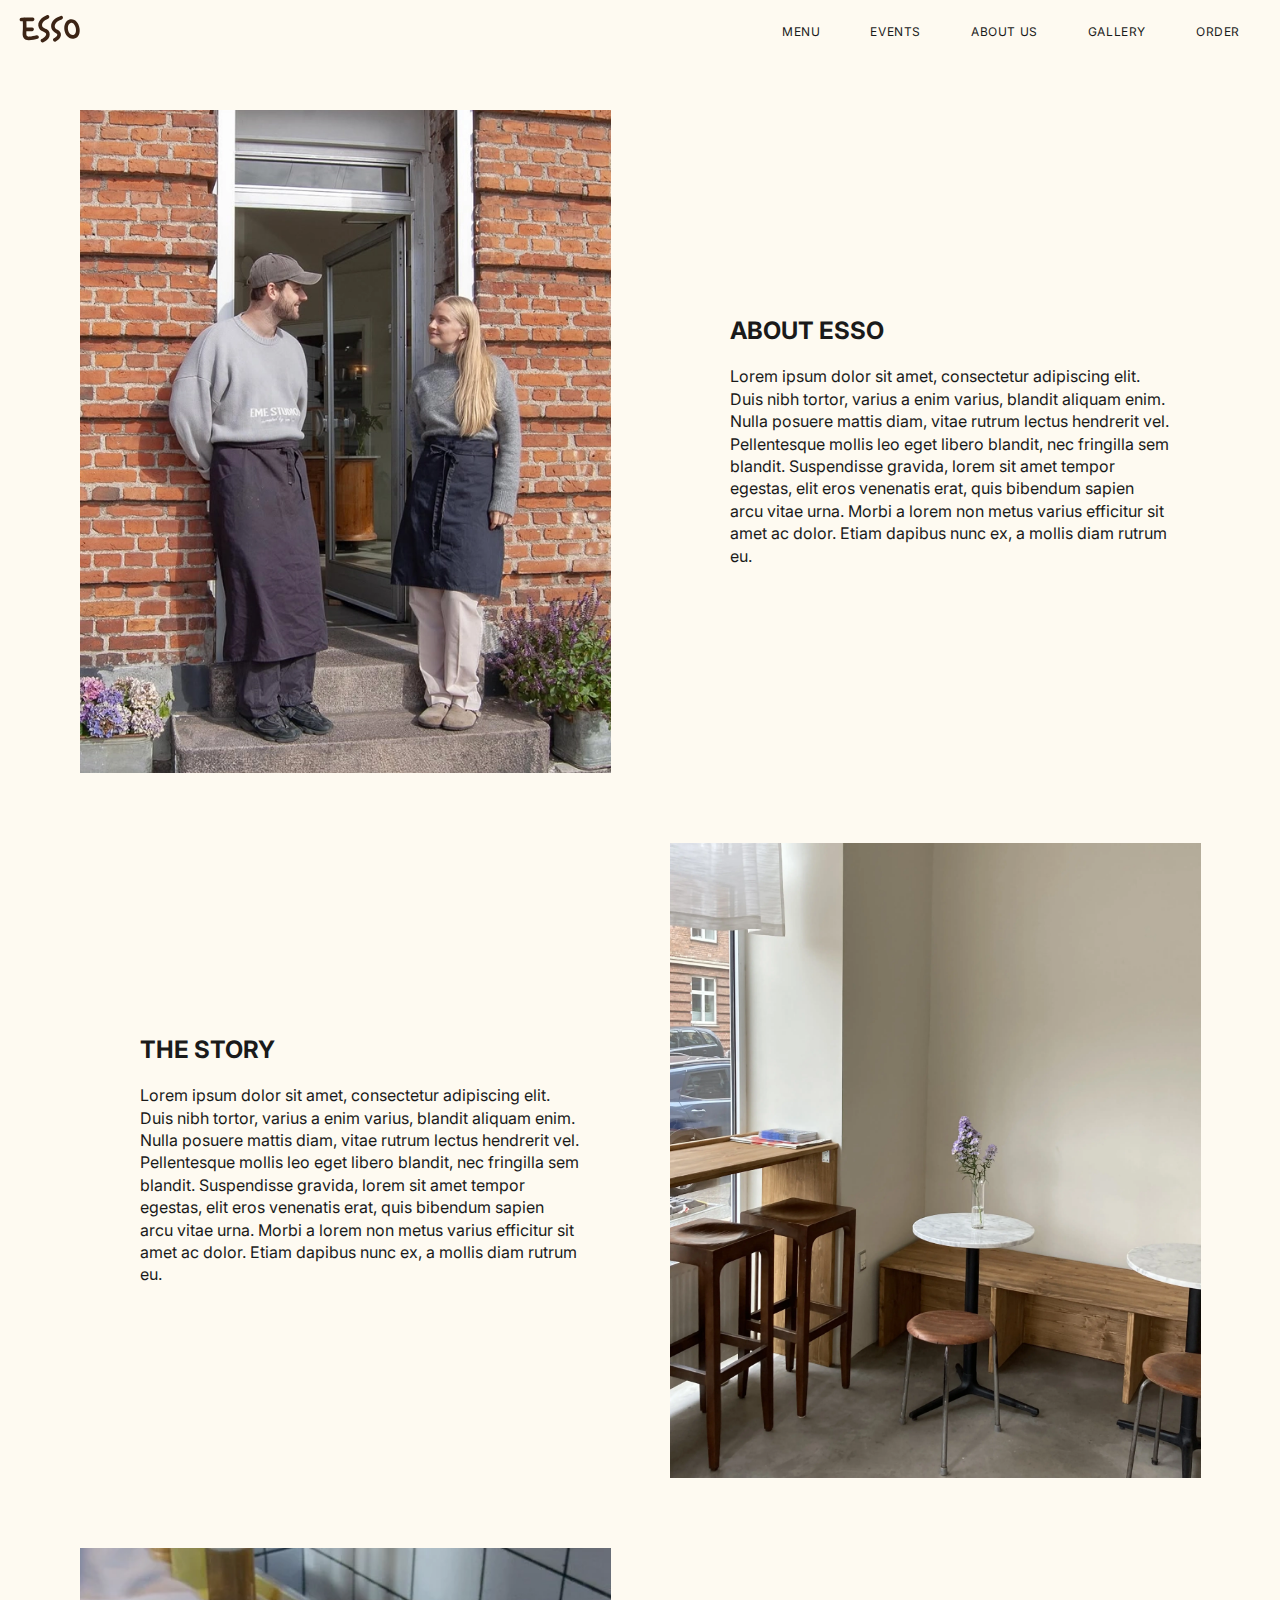
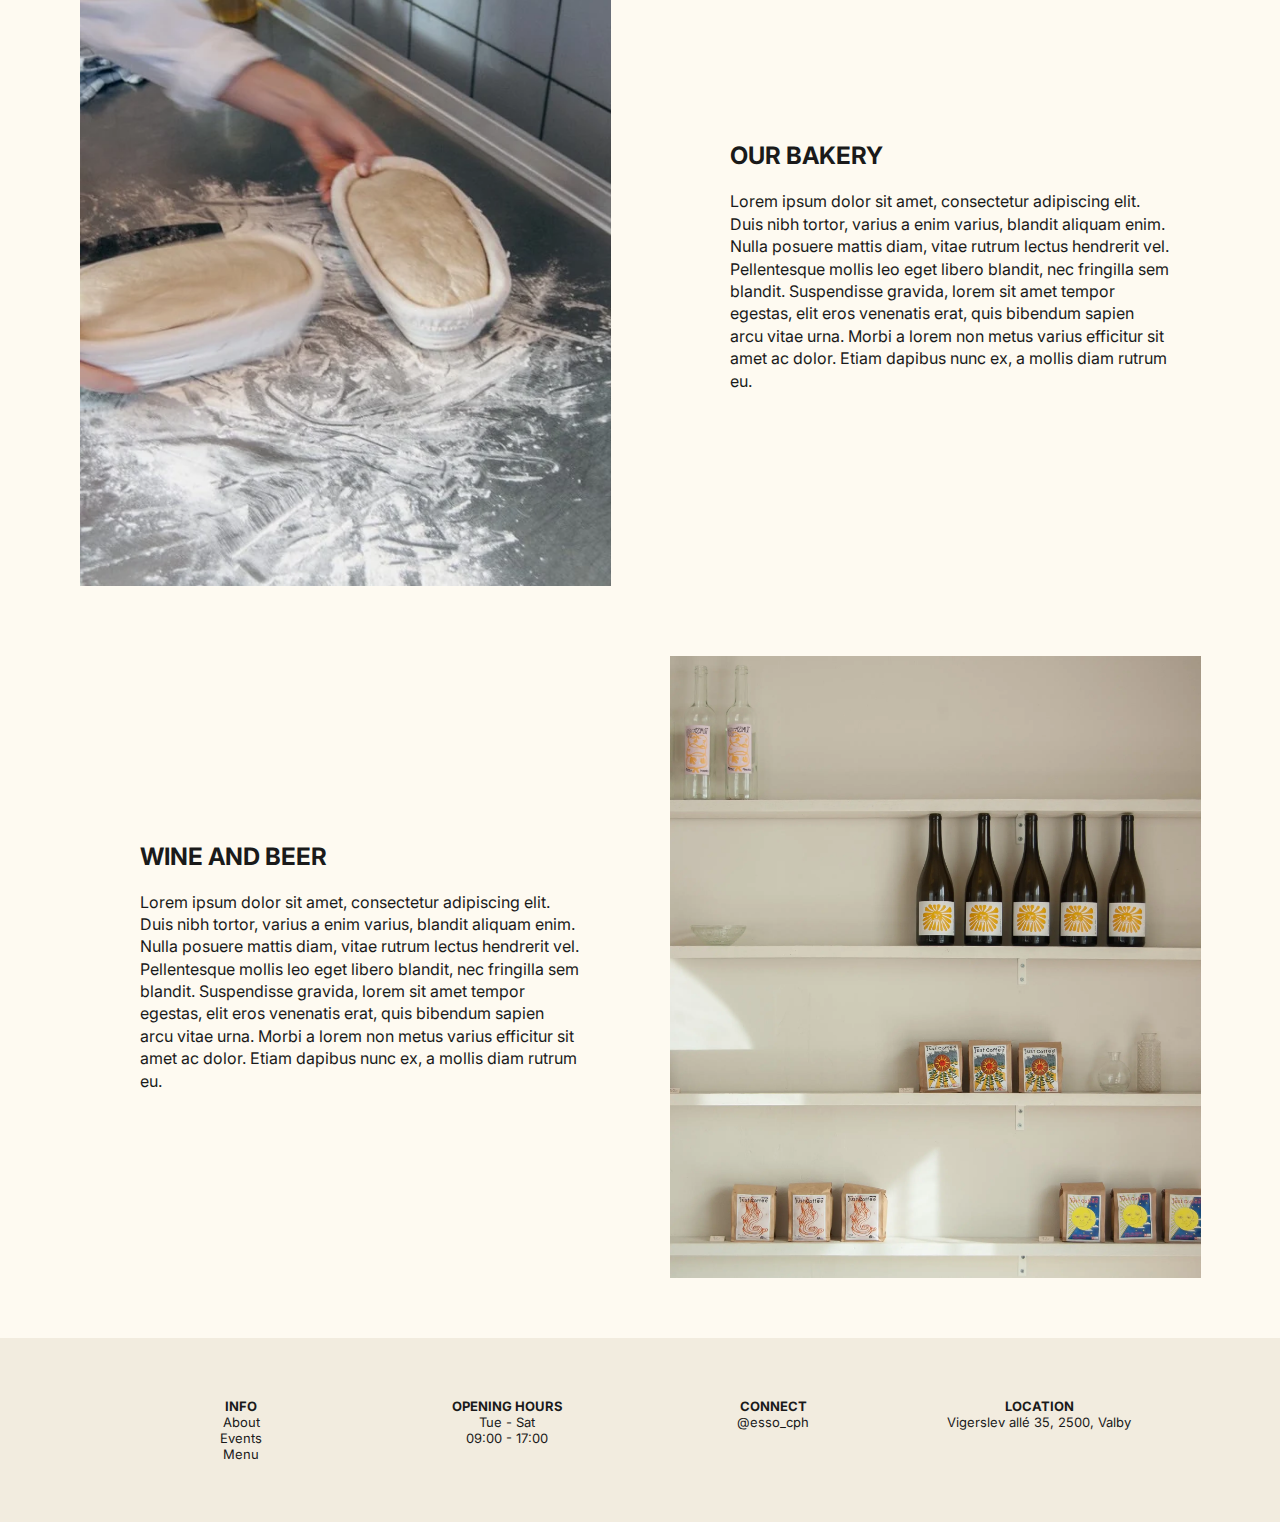
<file: about.html>
<!DOCTYPE html>
<html lang="en">
  <head>
    <meta charset="UTF-8" />
    <meta name="viewport" content="width=device-width, initial-scale=1.0" />
    <title>about</title>
    <meta name="robots" content="noindex" />
    <link rel="preconnect" href="https://fonts.googleapis.com" />
    <link rel="preconnect" href="https://fonts.gstatic.com" crossorigin />
    <link
      href="https://fonts.googleapis.com/css2?family=Inter:ital,opsz,wght@0,14..32,100..900;1,14..32,100..900&display=swap"
      rel="stylesheet"
    />
    <link
      href="https://fonts.googleapis.com/css2?family=Inter:wght@300..700&display=swap"
      rel="stylesheet"
    />
    <link rel="stylesheet" href="css/reset.css" />
    <link rel="stylesheet" href="css/generel.css" />
    <link rel="stylesheet" href="css/omos.css" />
  </head>
  <body>
    <header class="hero">
      <a href="index.html" class="logo-link">
        <img src="images/esso_logo.svg" alt="ESSO logo" class="hero-logo" />
      </a>

      <nav class="nav">
        <div class="burger">
          <span></span>
          <span></span>
          <span></span>
        </div>

        <ul>
          <li><a href="menu.html">Menu</a></li>
          <li><a href="events.html">Events</a></li>
          <li><a href="about.html">About us</a></li>
          <li><a href="gallery.html">Gallery</a></li>
          <li><a href="order.html">Order</a></li>
        </ul>
      </nav>
    </header>
    <main>
      <section class="grid_1-1">
        <div class="owners">
          <img src="simg/owners.webp" alt="owners" />
        </div>
        <div class="text1">
          <h2>ABOUT ESSO</h2>
          <p>
            Lorem ipsum dolor sit amet, consectetur adipiscing elit. Duis nibh
            tortor, varius a enim varius, blandit aliquam enim. Nulla posuere
            mattis diam, vitae rutrum lectus hendrerit vel. Pellentesque mollis
            leo eget libero blandit, nec fringilla sem blandit. Suspendisse
            gravida, lorem sit amet tempor egestas, elit eros venenatis erat,
            quis bibendum sapien arcu vitae urna. Morbi a lorem non metus varius
            efficitur sit amet ac dolor. Etiam dapibus nunc ex, a mollis diam
            rutrum eu.
          </p>
        </div>
      </section>
      <section class="grid_1-1">
        <div class="history">
          <img src="simg/history.webp" alt="history" />
        </div>
        <div class="text2">
          <h2>THE STORY</h2>
          <p>
            Lorem ipsum dolor sit amet, consectetur adipiscing elit. Duis nibh
            tortor, varius a enim varius, blandit aliquam enim. Nulla posuere
            mattis diam, vitae rutrum lectus hendrerit vel. Pellentesque mollis
            leo eget libero blandit, nec fringilla sem blandit. Suspendisse
            gravida, lorem sit amet tempor egestas, elit eros venenatis erat,
            quis bibendum sapien arcu vitae urna. Morbi a lorem non metus varius
            efficitur sit amet ac dolor. Etiam dapibus nunc ex, a mollis diam
            rutrum eu.
          </p>
        </div>
      </section>
      <section class="grid_1-1">
        <div class="bakery">
          <img src="simg/ourbakery.webp" alt="bakery" />
        </div>
        <div class="text1">
          <h2>OUR BAKERY</h2>
          <p>
            Lorem ipsum dolor sit amet, consectetur adipiscing elit. Duis nibh
            tortor, varius a enim varius, blandit aliquam enim. Nulla posuere
            mattis diam, vitae rutrum lectus hendrerit vel. Pellentesque mollis
            leo eget libero blandit, nec fringilla sem blandit. Suspendisse
            gravida, lorem sit amet tempor egestas, elit eros venenatis erat,
            quis bibendum sapien arcu vitae urna. Morbi a lorem non metus varius
            efficitur sit amet ac dolor. Etiam dapibus nunc ex, a mollis diam
            rutrum eu.
          </p>
        </div>
      </section>
      <section class="grid_1-1">
        <div class="wineandbeer">
          <img src="simg/winebeer.webp" alt="wineandbeer" />
        </div>
        <div class="text2">
          <h2>WINE AND BEER</h2>
          <p>
            Lorem ipsum dolor sit amet, consectetur adipiscing elit. Duis nibh
            tortor, varius a enim varius, blandit aliquam enim. Nulla posuere
            mattis diam, vitae rutrum lectus hendrerit vel. Pellentesque mollis
            leo eget libero blandit, nec fringilla sem blandit. Suspendisse
            gravida, lorem sit amet tempor egestas, elit eros venenatis erat,
            quis bibendum sapien arcu vitae urna. Morbi a lorem non metus varius
            efficitur sit amet ac dolor. Etiam dapibus nunc ex, a mollis diam
            rutrum eu.
          </p>
        </div>
      </section>
    </main>

    <footer class="footer">
      <div>
        <h4>INFO</h4>
        <p>
          <a href="about.html">About</a><br />
          <a href="events.html">Events</a><br />
          <a href="menu.html">Menu</a>
        </p>
      </div>

      <div>
        <h4>OPENING HOURS</h4>
        <p>Tue - Sat<br />09:00 - 17:00</p>
      </div>

      <div>
        <h4>CONNECT</h4>
        <a
          href="https://www.instagram.com/esso_cph"
          target="_blank"
          rel="noopener"
        >
          @esso_cph
        </a>
      </div>

      <div>
        <h4>LOCATION</h4>
        <p>Vigerslev allé 35, 2500, Valby</p>
      </div>
    </footer>

    <script src="javascript/main.js"></script>
  </body>
</html>
</file>
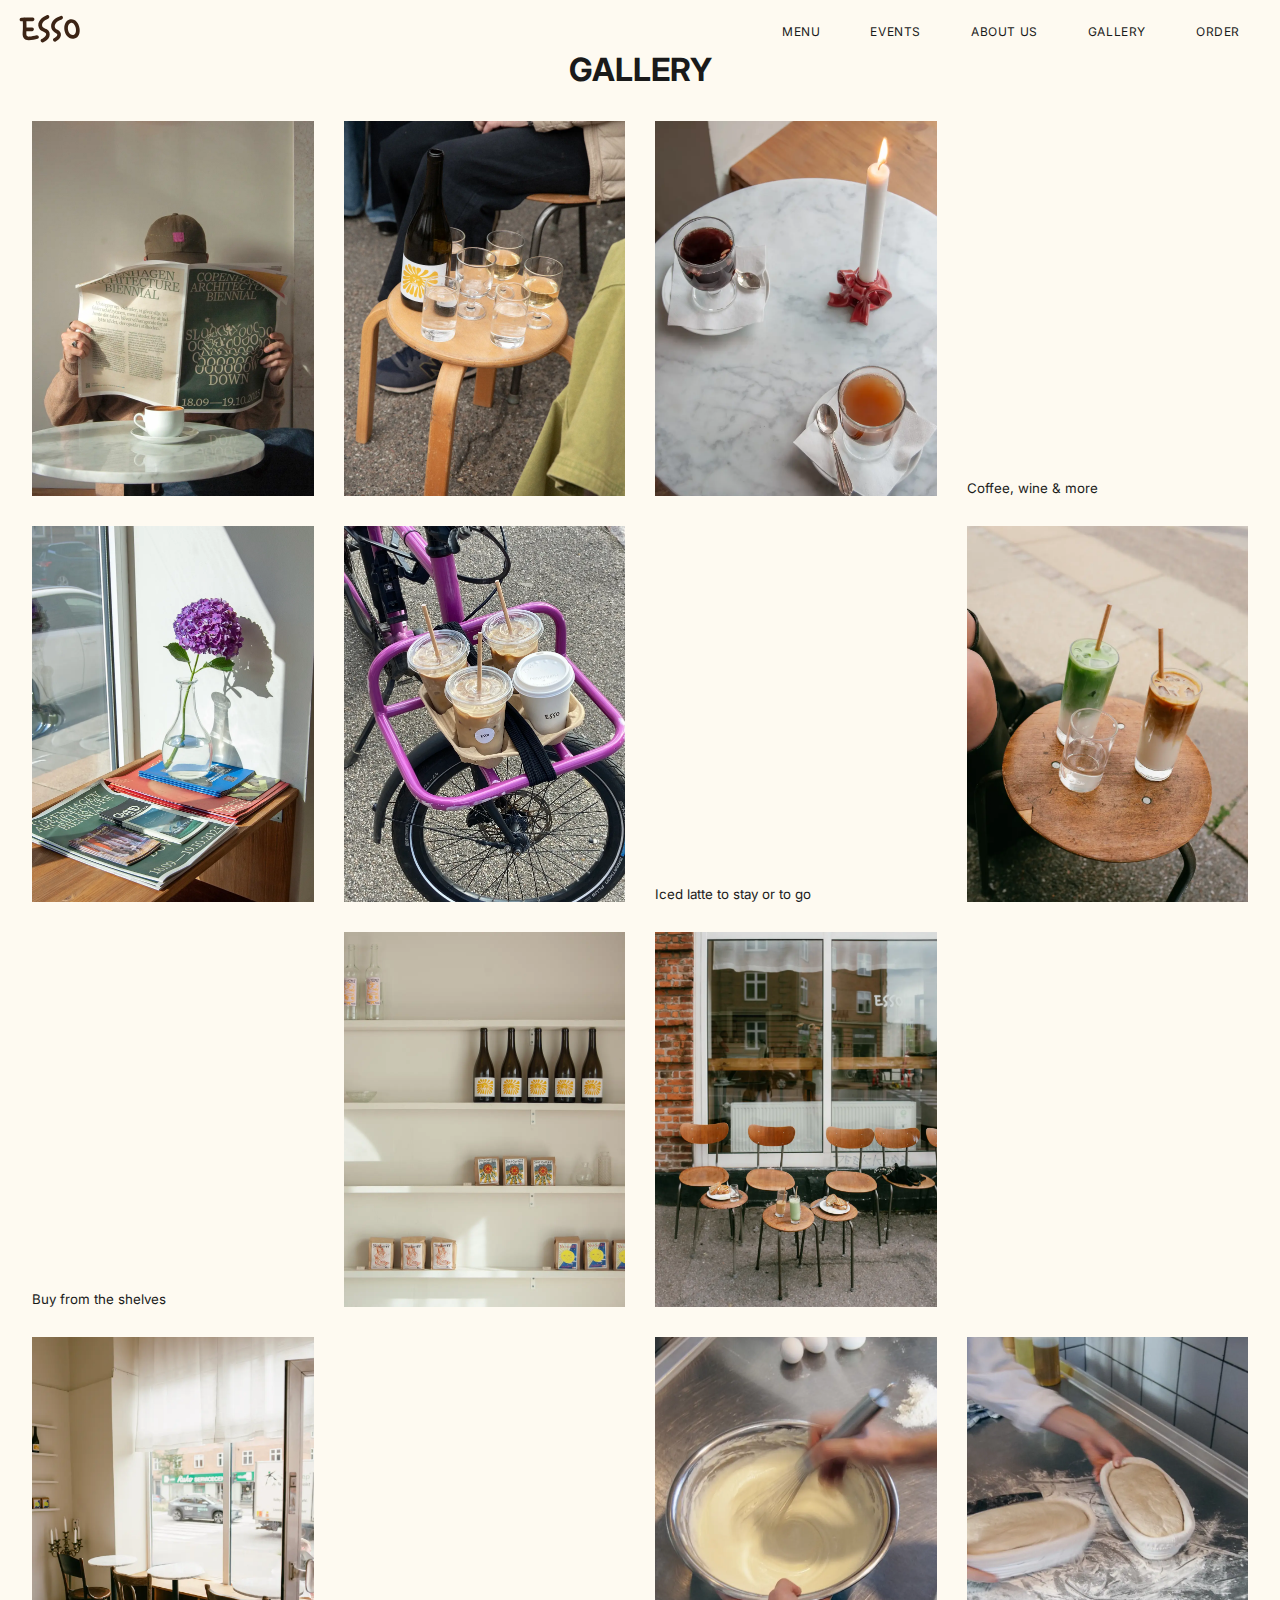
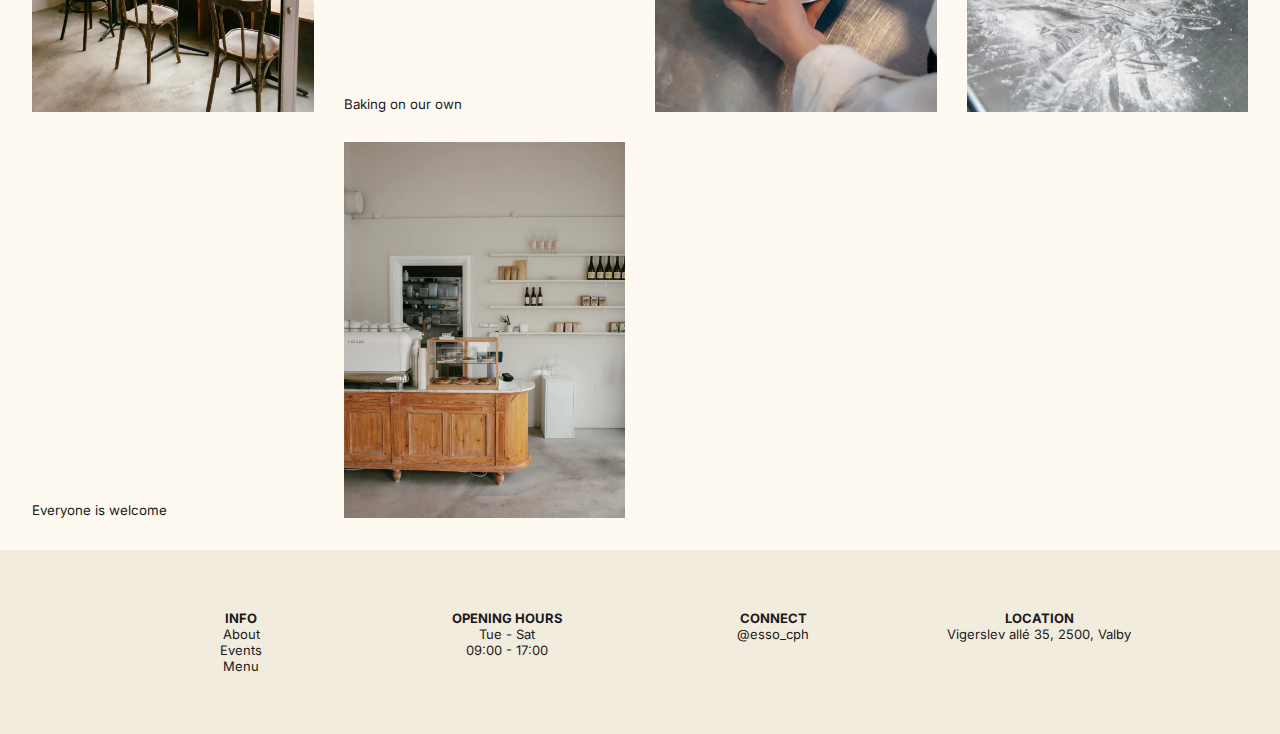
<file: gallery.html>
<!DOCTYPE html>
<html lang="en">
  <head>
    <meta charset="UTF-8" />
    <meta name="viewport" content="width=device-width, initial-scale=1.0" />
    <title>galleri</title>
    <meta name="robots" content="noindex" />
    <link rel="preconnect" href="https://fonts.googleapis.com" />
    <link rel="preconnect" href="https://fonts.gstatic.com" crossorigin />
    <link
      href="https://fonts.googleapis.com/css2?family=Inter:ital,opsz,wght@0,14..32,100..900;1,14..32,100..900&display=swap"
      rel="stylesheet"
    />
    <link
      href="https://fonts.googleapis.com/css2?family=Inter:wght@300..700&display=swap"
      rel="stylesheet"
    />
    <link rel="stylesheet" href="css/reset.css" />
    <link rel="stylesheet" href="css/generel.css" />
    <link rel="stylesheet" href="css/galleri.css" />
  </head>
  <body>
    <header class="hero">
      <a href="index.html" class="logo-link">
        <img src="images/esso_logo.svg" alt="ESSO logo" class="hero-logo" />
      </a>

      <nav class="nav">
        <div class="burger">
          <span></span>
          <span></span>
          <span></span>
        </div>

        <ul>
          <li><a href="menu.html">Menu</a></li>
          <li><a href="events.html">Events</a></li>
          <li><a href="about.html">About us</a></li>
          <li><a href="gallery.html">Gallery</a></li>
          <li><a href="order.html">Order</a></li>
        </ul>
      </nav>
    </header>
    <main>
      <h1>GALLERY</h1>
      <section class="gallery">
        <img src="img/avis.webp" alt="avis" />
        <img src="img/skammel.webp" alt="skammel" />
        <img src="img/gløgg.webp" alt="gløgg" />
        <div class="column">
          <p>Coffee, wine & more</p>
        </div>

        <img src="img/blomster.webp" alt="blomster" />
        <img src="img/togo.webp" alt="togo" />

        <div class="column">
          <p>Iced latte to stay or to go</p>
        </div>
        <img src="img/iced.webp" alt="iced" />

        <div class="column"><p>Buy from the shelves</p></div>
        <img src="img/hylder.webp" alt="hylder" />

        <img src="img/udenfor.webp" alt="udenfor" />
        <p></p>
        <img src="img/vinduer.webp" alt="vinduer" />
        <div class="column"><p>Baking on our own</p></div>
        <img src="img/bagning.webp" alt="bagning" />

        <img src="img/bagning2.webp" alt="bagning2" />
        <div class="column"><p>Everyone is welcome</p></div>
        <img src="img/baren.webp" alt="baren" />
      </section>
    </main>

    <footer class="footer">
      <div>
        <h4>INFO</h4>
        <p>
          <a href="about.html">About</a><br />
          <a href="events.html">Events</a><br />
          <a href="menu.html">Menu</a>
        </p>
      </div>

      <div>
        <h4>OPENING HOURS</h4>
        <p>Tue - Sat<br />09:00 - 17:00</p>
      </div>

      <div>
        <h4>CONNECT</h4>
        <a
          href="https://www.instagram.com/esso_cph"
          target="_blank"
          rel="noopener"
        >
          @esso_cph
        </a>
      </div>

      <div>
        <h4>LOCATION</h4>
        <p>Vigerslev allé 35, 2500, Valby</p>
      </div>
    </footer>

    <script src="javascript/main.js"></script>
  </body>
</html>
</file>
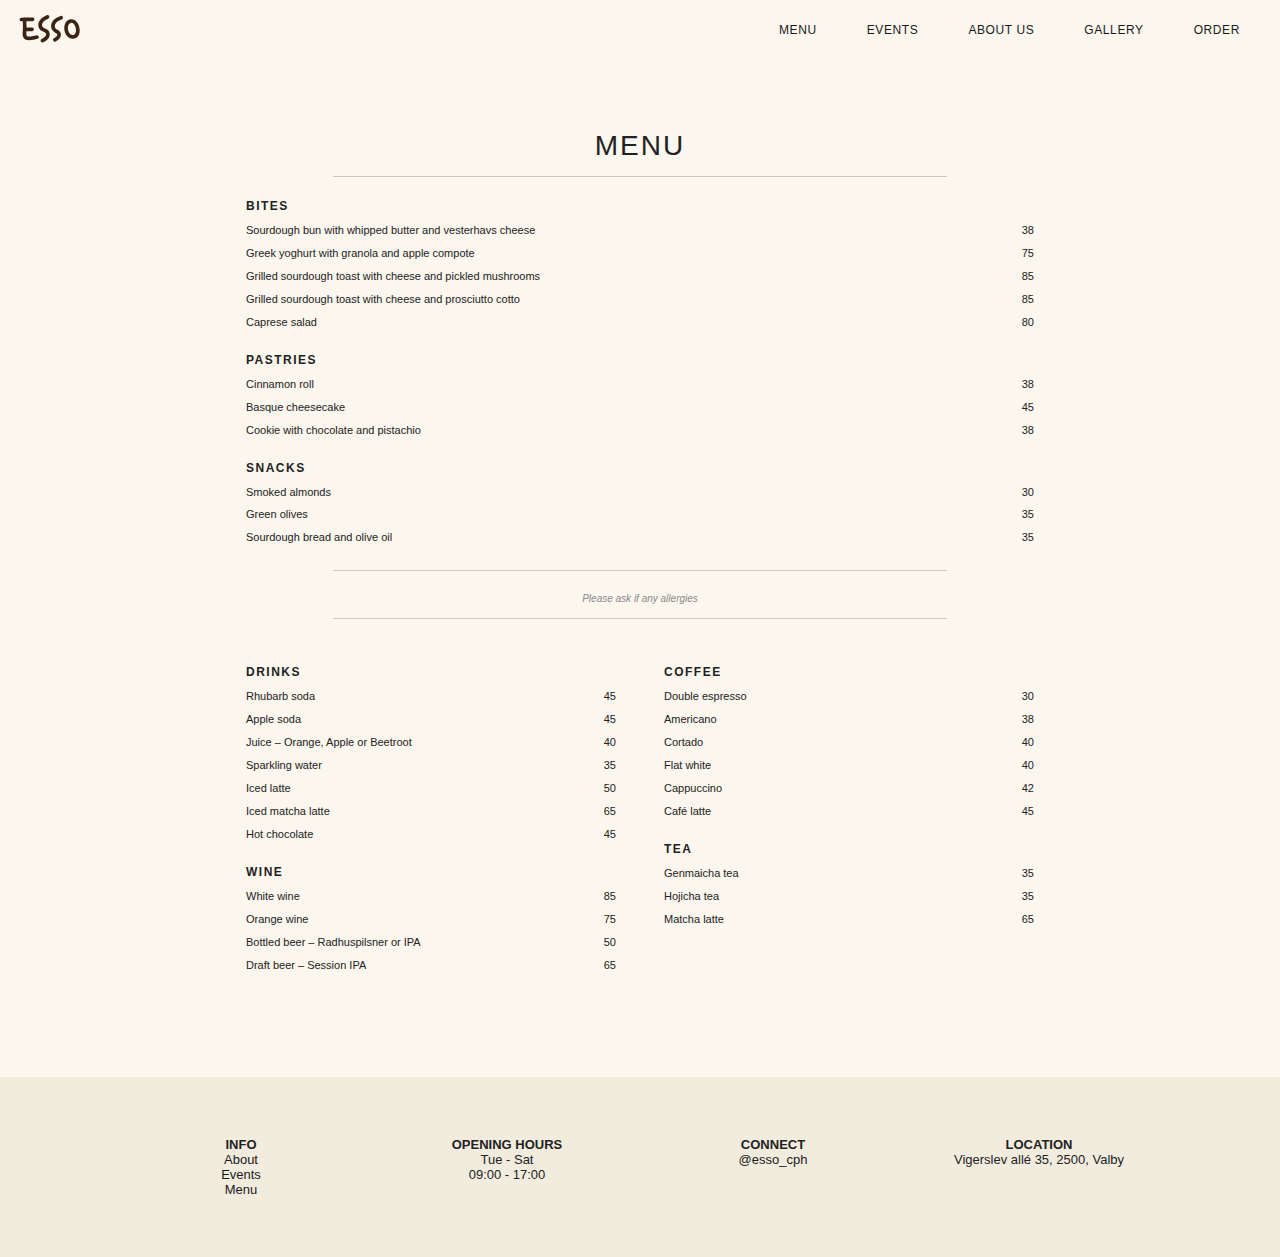
<file: menu.html>
<!DOCTYPE html>
<html lang="en">
  <head>
    <meta charset="UTF-8" />
    <meta name="viewport" content="width=device-width, initial-scale=1.0" />
    <title>menu</title>
    <meta name="robots" content="noindex" />
    <link rel="preconnect" href="https://fonts.googleapis.com" />
    <link rel="preconnect" href="https://fonts.gstatic.com" crossorigin />
    <link
      href="https://fonts.googleapis.com/css2?family=Inter:ital,opsz,wght@0,14..32,100..900;1,14..32,100..900&display=swap"
      rel="stylesheet"
    />
    <link
      href="https://fonts.googleapis.com/css2?family=Inter:wght@300..700&display=swap"
      rel="stylesheet"
    />
    <link rel="stylesheet" href="css/reset.css" />
    <link rel="stylesheet" href="css/generel.css" />
    <link rel="stylesheet" href="css/menu.css" />
  </head>
  <body>
    <header class="hero">
      <a href="index.html" class="logo-link">
        <img src="images/esso_logo.svg" alt="ESSO logo" class="hero-logo" />
      </a>

      <nav class="nav">
        <div class="burger">
          <span></span>
          <span></span>
          <span></span>
        </div>

        <ul>
          <li><a href="menu.html">Menu</a></li>
          <li><a href="events.html">Events</a></li>
          <li><a href="about.html">About us</a></li>
          <li><a href="gallery.html">Gallery</a></li>
          <li><a href="order.html">Order</a></li>
        </ul>
      </nav>
    </header>
    <main class="sheet">
      <h1>MENU</h1>
      <div class="rule"></div>

      <section>
        <h2>BITES</h2>
        <ul class="list">
          <li class="item">
            <span>Sourdough bun with whipped butter and vesterhavs cheese</span
            ><span class="price">38</span>
          </li>
          <li class="item">
            <span>Greek yoghurt with granola and apple compote</span
            ><span class="price">75</span>
          </li>
          <li class="item">
            <span
              >Grilled sourdough toast with cheese and pickled mushrooms</span
            ><span class="price">85</span>
          </li>
          <li class="item">
            <span>Grilled sourdough toast with cheese and prosciutto cotto</span
            ><span class="price">85</span>
          </li>
          <li class="item">
            <span>Caprese salad</span><span class="price">80</span>
          </li>
        </ul>
      </section>

      <section>
        <h2>PASTRIES</h2>
        <ul class="list">
          <li class="item">
            <span>Cinnamon roll</span><span class="price">38</span>
          </li>
          <li class="item">
            <span>Basque cheesecake</span><span class="price">45</span>
          </li>
          <li class="item">
            <span>Cookie with chocolate and pistachio</span
            ><span class="price">38</span>
          </li>
        </ul>
      </section>

      <section>
        <h2>SNACKS</h2>
        <ul class="list">
          <li class="item">
            <span>Smoked almonds</span><span class="price">30</span>
          </li>
          <li class="item">
            <span>Green olives</span><span class="price">35</span>
          </li>
          <li class="item">
            <span>Sourdough bread and olive oil</span
            ><span class="price">35</span>
          </li>
        </ul>
      </section>

      <div class="note-wrap">
        <div class="rule"></div>
        <div class="note">Please ask if any allergies</div>
        <div class="rule"></div>
      </div>

      <section class="two-col">
        <div>
          <h2>DRINKS</h2>
          <ul class="list">
            <li class="item">
              <span>Rhubarb soda</span><span class="price">45</span>
            </li>
            <li class="item">
              <span>Apple soda</span><span class="price">45</span>
            </li>
            <li class="item">
              <span>Juice – Orange, Apple or Beetroot</span
              ><span class="price">40</span>
            </li>
            <li class="item">
              <span>Sparkling water</span><span class="price">35</span>
            </li>
            <li class="item">
              <span>Iced latte</span><span class="price">50</span>
            </li>
            <li class="item">
              <span>Iced matcha latte</span><span class="price">65</span>
            </li>
            <li class="item">
              <span>Hot chocolate</span><span class="price">45</span>
            </li>
          </ul>

          <h2>WINE</h2>
          <ul class="list">
            <li class="item">
              <span>White wine</span><span class="price">85</span>
            </li>
            <li class="item">
              <span>Orange wine</span><span class="price">75</span>
            </li>
            <li class="item">
              <span>Bottled beer – Radhuspilsner or IPA</span
              ><span class="price">50</span>
            </li>
            <li class="item">
              <span>Draft beer – Session IPA</span><span class="price">65</span>
            </li>
          </ul>
        </div>

        <div>
          <h2>COFFEE</h2>
          <ul class="list">
            <li class="item">
              <span>Double espresso</span><span class="price">30</span>
            </li>
            <li class="item">
              <span>Americano</span><span class="price">38</span>
            </li>
            <li class="item">
              <span>Cortado</span><span class="price">40</span>
            </li>
            <li class="item">
              <span>Flat white</span><span class="price">40</span>
            </li>
            <li class="item">
              <span>Cappuccino</span><span class="price">42</span>
            </li>
            <li class="item">
              <span>Café latte</span><span class="price">45</span>
            </li>
          </ul>

          <h2>TEA</h2>
          <ul class="list">
            <li class="item">
              <span>Genmaicha tea</span><span class="price">35</span>
            </li>
            <li class="item">
              <span>Hojicha tea</span><span class="price">35</span>
            </li>
            <li class="item">
              <span>Matcha latte</span><span class="price">65</span>
            </li>
          </ul>
        </div>
      </section>
    </main>

    <footer class="footer">
      <div>
        <h4>INFO</h4>
        <p>
          <a href="about.html">About</a><br />
          <a href="events.html">Events</a><br />
          <a href="menu.html">Menu</a>
        </p>
      </div>

      <div>
        <h4>OPENING HOURS</h4>
        <p>Tue - Sat<br />09:00 - 17:00</p>
      </div>

      <div>
        <h4>CONNECT</h4>
        <a
          href="https://www.instagram.com/esso_cph"
          target="_blank"
          rel="noopener"
        >
          @esso_cph
        </a>
      </div>

      <div>
        <h4>LOCATION</h4>
        <p>Vigerslev allé 35, 2500, Valby</p>
      </div>
    </footer>

    <script src="javascript/main.js"></script>
  </body>
</html>
</file>
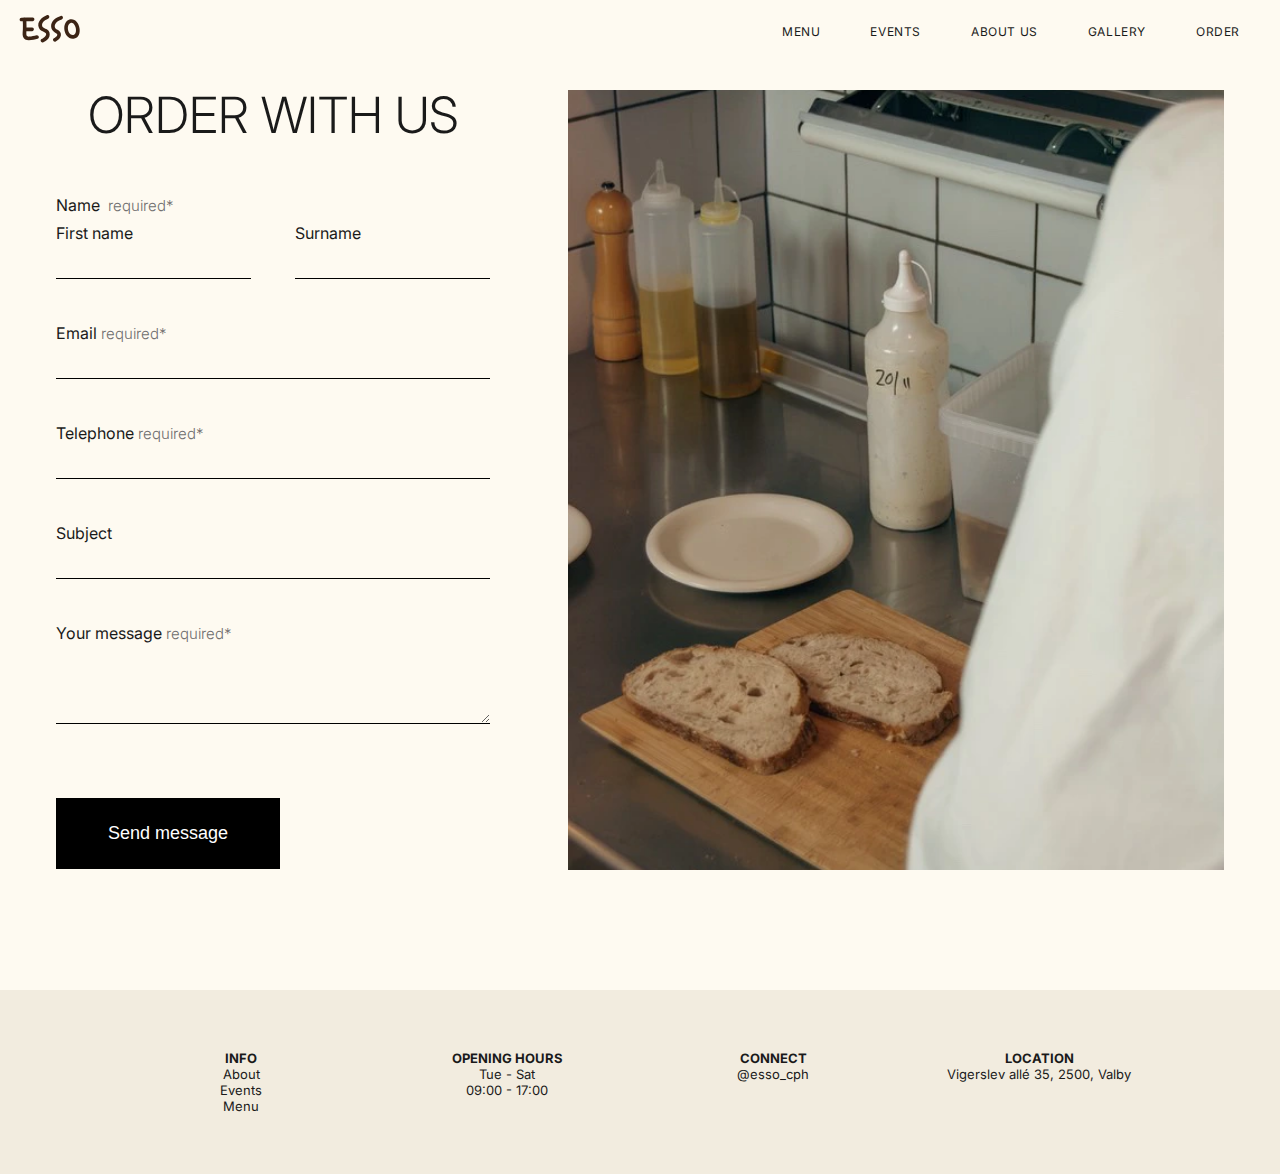
<file: order.html>
<!DOCTYPE html>
<html lang="da">
  <head>
    <meta charset="UTF-8" />
    <meta name="viewport" content="width=device-width, initial-scale=1.0" />
    <title>about</title>
    <meta name="robots" content="noindex" />
    <link rel="preconnect" href="https://fonts.googleapis.com" />
    <link rel="preconnect" href="https://fonts.gstatic.com" crossorigin />
    <link
      href="https://fonts.googleapis.com/css2?family=Inter:ital,opsz,wght@0,14..32,100..900;1,14..32,100..900&display=swap"
      rel="stylesheet"
    />
    <link
      href="https://fonts.googleapis.com/css2?family=Inter:wght@300..700&display=swap"
      rel="stylesheet"
    />
    <link rel="stylesheet" href="css/reset.css" />
    <link rel="stylesheet" href="css/generel.css" />
    <link rel="stylesheet" href="css/order.css" />
  </head>
  <body>
    <header class="headerbar">
      <a href="index.html" class="logo-link">
        <img src="images/esso_logo.svg" alt="ESSO logo" class="hero-logo" />
      </a>

      <nav class="nav">
        <div class="burger">
          <span></span>
          <span></span>
          <span></span>
        </div>

        <ul>
          <li><a href="menu.html">Menu</a></li>
          <li><a href="events.html">Events</a></li>
          <li><a href="about.html">About us</a></li>
          <li><a href="gallery.html">Gallery</a></li>
          <li><a href="order.html">Order</a></li>
        </ul>
      </nav>
    </header>
    <main class="wrap">
      <section class="form-side">
        <h1 class="title">ORDER WITH US</h1>
        <!-- BILLEDE FØRST -->
        <aside class="image">
          <img src="images/order.webp" alt="img" />
        </aside>

        <form class="form" action="#" method="post">
          <div class="group">
            <div class="field-head">
              <span class="label lg">Name</span>
              <span class="req">required*</span>
            </div>

            <div class="name-grid">
              <div class="field">
                <label for="firstName">First name</label>
                <input id="firstName" type="text" required />
              </div>

              <div class="field">
                <label for="surname">Surname</label>
                <input id="surname" type="text" required />
              </div>
            </div>
          </div>

          <div class="field">
            <label for="email">Email <span class="req">required*</span></label>
            <input id="email" type="email" required />
          </div>

          <div class="field">
            <label for="telephone"
              >Telephone <span class="req">required*</span></label
            >
            <input id="telephone" type="tel" required />
          </div>

          <div class="field">
            <label for="subject">Subject</label>
            <input id="subject" type="text" />
          </div>

          <div class="field">
            <label for="message"
              >Your message <span class="req">required*</span></label
            >
            <textarea id="message" rows="4" required></textarea>
          </div>

          <button class="btn" type="submit">Send message</button>
        </form>
      </section>
    </main>

    <footer class="footer">
      <div>
        <h4>INFO</h4>
        <p>
          <a href="about.html">About</a><br />
          <a href="events.html">Events</a><br />
          <a href="menu.html">Menu</a>
        </p>
      </div>

      <div>
        <h4>OPENING HOURS</h4>
        <p>Tue - Sat<br />09:00 - 17:00</p>
      </div>

      <div>
        <h4>CONNECT</h4>
        <a
          href="https://www.instagram.com/esso_cph"
          target="_blank"
          rel="noopener"
        >
          @esso_cph
        </a>
      </div>

      <div>
        <h4>LOCATION</h4>
        <p>Vigerslev allé 35, 2500, Valby</p>
      </div>
    </footer>
    <div id="popup-overlay" class="popup_overlay" hidden>
      <div
        class="popup_box"
        role="dialog"
        aria-modal="true"
        aria-labelledby="popup-title"
      >
        <button id="popup-close" class="popup_close" aria-label="Luk">×</button>

        <div class="invite_card">
          <h2 id="popup-title" class="invite_title"></h2>
          <p id="popup-date" class="invite_date"></p>

          <h3 class="invite_big">YOU’RE INVITED</h3>

          <p id="popup-body" class="invite_body"></p>

          <p class="invite_meta">
            <span class="k">WHEN:</span> <span id="popup-when"></span>
          </p>
          <p class="invite_meta">
            <span class="k">WHERE:</span> <span id="popup-where"></span>
          </p>
        </div>
      </div>
    </div>
  </body>
</html>
</file>
<file: css/generel.css>
html {
  font-family: "Inter", sans-serif;
  background-color: #fefaf1;
  color: #1a1a1a;
}

img {
  width: 100%;
  display: block;
}

/* HERO  */
.hero {
  position: relative;
  height: 50px;
}

.hero-bg {
  position: absolute;
  inset: 0;
  object-fit: cover;
  z-index: -1;
}
.hero-logo {
  position: absolute;
  top: -30px;
  margin-left: 10px;
  width: 120px;
  transform: none;
}

/* BURGER MENU */
.nav {
  position: absolute;
  top: 20px;
  right: 20px;
  z-index: 5;
}

/* BURGER IKON */
.burger {
  width: 28px;
  display: flex;
  flex-direction: column;
  gap: 5px;
  cursor: pointer;
}

.burger span {
  height: 2px;
  width: 100%;
  background: #1a1a1a;
  display: block;
}

/* MENU  */
.nav ul {
  position: absolute;
  top: 48px;
  right: 0;
  align-items: flex-end;
  display: none;
  flex-direction: column;
  gap: 10px;
  list-style: none;
}

/* BURGERMENU ÅBEN */
.nav.open ul {
  display: flex;
}

/* LINKS */
.nav ul li a {
  text-decoration: none;
  color: #1a1a1a;
  font-size: 12px;
  font-weight: 400;
  letter-spacing: 0.05em;
  text-transform: uppercase;
  white-space: nowrap;
}

/* Hover */
.nav ul li a:hover {
  opacity: 0.6;
}

/* FOOTER */
.footer {
  font-size: 0.7rem;
  background: #f2ecdf;
  display: grid;
  grid-template-columns: 1fr;
  gap: 40px;
  padding: 60px 10vw;
}
.footer a {
  color: #1a1a1a;
  text-decoration: none;
}

.footer div {
  display: flex;
  flex-direction: column;
  align-items: center;
  text-align: center;
}

/* ---------- DESKTOP ---------- */
@media (min-width: 1024px) {
  /* HERO */

  .hero-logo {
    top: -30px;
    left: -20px;
  }

  /* NAV */
  .burger {
    display: none;
  }

  .nav ul {
    position: static;
    display: flex;
    flex-direction: row;
    gap: 50px;
    background: none;
    padding: 0;
    margin-right: 20px;
  }

  /* FOOTER */
  .footer {
    gap: 40px;
    padding: 60px 10vw;
    font-size: 13px;
    grid-template-columns: repeat(4, 1fr);
  }

  .footer h4 {
    font-size: 13px;
  }
}
</file>
<file: css/omos.css>
.grid_1-1 img {
  width: 100%;
  height: auto;
  display: block;
  object-fit: cover;
}

.grid_1-1 {
  display: grid;
  padding: 20px;
}

.grid_1-1 h2,
.grid_1-1 p {
  text-align: center;
}

.grid_1-1 h2 {
  padding: 30px 20px 20px 20px;
}

.grid_1-1 p {
  text-align: justify;
  line-height: 1.4;
  padding: 0 5px;
}

@media (min-width: 1024px) {
  main {
    margin-left: 70px;
    margin-right: 10px;
  }

  .grid_1-1 {
    display: grid;
    grid-template-columns: 1fr 1fr;
    align-items: center;
    max-width: 1300px;
    margin: 50px auto;
    padding: 10px;
  }

  .grid_1-1 img {
    width: 90%;
  }

  .text1 {
    display: flex;
    flex-direction: column;
    justify-content: center;
    max-width: 500px;
    padding-left: 60px;
  }

  .text2 {
    display: flex;
    flex-direction: column;
    justify-content: center;
    max-width: 500px;
    padding-left: 60px;
  }

  .grid_1-1 h2 {
    margin-bottom: 20px;
    text-align: left;
    padding: 0;
  }

  .grid_1-1 p {
    padding: 0;
    text-align: left;
  }

  .grid_1-1:nth-child(even) .owners,
  .grid_1-1:nth-child(even) .history,
  .grid_1-1:nth-child(even) .bakery,
  .grid_1-1:nth-child(even) .wineandbeer {
    order: 2;
  }
}
</file>
<file: css/galleri.css>
img {
  width: 100%;
  display: block;
}

.gallery {
  display: grid;
  grid-template-columns: repeat(3, 1fr);
  gap: 5px;
}

.gallery img {
  width: 100%;
  aspect-ratio: 3 / 4;
  object-fit: cover;
}
h1 {
  text-align: center;
}
p {
  display: none;
}
@media (min-width: 1024px) {
  .gallery {
    grid-template-columns: repeat(4, 1fr);
    gap: 30px;
    margin: 2rem;
  }
  p {
    display: block;
  }

  .column {
    display: flex;
    flex-direction: column;
  }

  .column p {
    margin-top: auto;
    font-size: smaller;
  }
}
</file>
<file: css/menu.css>
:root {
  --bg: #fbf6ee;
  --text: #222;
  --muted: #8a8a8a;
  --line: #cfc7bb;
}

* {
  box-sizing: border-box;
}

body {
  margin: 0;
  background: var(--bg);
  color: var(--text);
  font-family: "Helvetica Neue", Arial, sans-serif;
}

.sheet {
  width: min(92vw, 560px);
  margin: 20px auto 32px;
  padding: 24px 20px 36px;
}

h1 {
  margin: 0;
  text-align: center;
  font-weight: 500;
  letter-spacing: 2px;
  font-size: 28px;
}

.rule {
  height: 1px;
  background: var(--line);
  width: 90%;
  margin: 14px auto 22px;
}

h2 {
  margin: 22px 0 10px;
  font-size: 12px;
  letter-spacing: 1.5px;
  font-weight: 600;
}

.list {
  list-style: none;
  margin: 0;
  padding: 0;
}

.item {
  display: grid;
  grid-template-columns: 1fr auto;
  gap: 16px;
  margin: 7px 0;
  font-size: 11px;
  line-height: 1.45;
}

.price {
  white-space: nowrap;
}

.note-wrap {
  text-align: center;
  margin: 24px 0;
}

.note {
  font-size: 10px;
  color: var(--muted);
  font-style: italic;
  margin: 10px 0;
}

.two-col {
  display: grid;
  grid-template-columns: 1fr;
  gap: 24px;
}

@media (min-width: 1024px) {
  .sheet {
    width: min(90vw, 860px);
    margin: 40px auto;
    padding: 40px 36px 56px;
  }

  .rule {
    width: 78%;
  }

  .two-col {
    grid-template-columns: repeat(2, minmax(0, 1fr));
    gap: 48px;
  }
}
</file>
<file: css/order.css>
.wrap {
  padding: 0 16px;
  padding-bottom: 120px;
}

.image {
  display: flex;
  justify-content: center;
  margin-top: 24px;
  margin-bottom: 48px;
}

.image img {
  width: calc(100vw - 62px);
  aspect-ratio: 1 / 1;
  object-fit: cover;
  display: block;
}

/* ===== TITLE ===== */
.title {
  font-size: 45px;
  font-weight: 300;
  line-height: 1;
  margin-top: 95px;
  margin-bottom: 45px;
  text-align: center;
}

/* ===== FORM ===== */
.form {
  display: flex;
  flex-direction: column;
  gap: 32px;
}

/* Label + required */
.field-head {
  display: flex;
  align-items: baseline;
  gap: 8px;
  margin-bottom: 8px;
}

/* Inputs */
.field input,
.field textarea {
  width: 100%;
  border: none;
  border-bottom: 1px solid currentColor;
  background: transparent;
  padding: 10px 0;
  outline: none;
}

/* Name fields (First / Surname) */
.name-grid {
  display: grid;
  grid-template-columns: 1fr 1fr;
  gap: 16px;
}
.req {
  color: #6e6e6e;
  font-size: 0.85em;
  font-weight: 300;
  font-size: 15px;
}

/* Button */
.btn {
  margin-top: 40px;
  width: 182px;
  height: 51px;

  background: #000;
  color: #fff;
  border: none;

  font-size: 18px;
  font-weight: 400;
  cursor: pointer;
}

@media (min-width: 1024px) {
  .wrap {
    max-width: 1515px;
    margin: 0 auto;
    padding: 0 56px;
    padding-bottom: 120px;
  }

  .form-side {
    display: grid;
    grid-template-columns: 1fr 656px;
    column-gap: 78px;
    align-items: start;
  }

  .title {
    text-align: center;
    font-size: 50px;
    font-weight: 300;
    margin-top: 90px;
    margin-bottom: 55px;
    max-width: 513px;
  }

  .image {
    grid-column: 2;
    grid-row: 1 / span 3;
    justify-self: end;
    margin-top: 90px;
    margin-bottom: 0;
  }

  .image img {
    width: 656px;
    height: 780px;
    object-fit: cover;
    display: block;
  }

  .form {
    max-width: 677px;
    display: flex;
    flex-direction: column;
    gap: 44px;
  }

  .field input,
  .field textarea {
    width: 100%;
    resize: vertical;
    max-width: 100%;
  }

  .name-grid {
    gap: 44px;
  }

  .btn {
    width: 224px;
    height: 71px;
    margin-top: 26px;
  }
}
</file>
